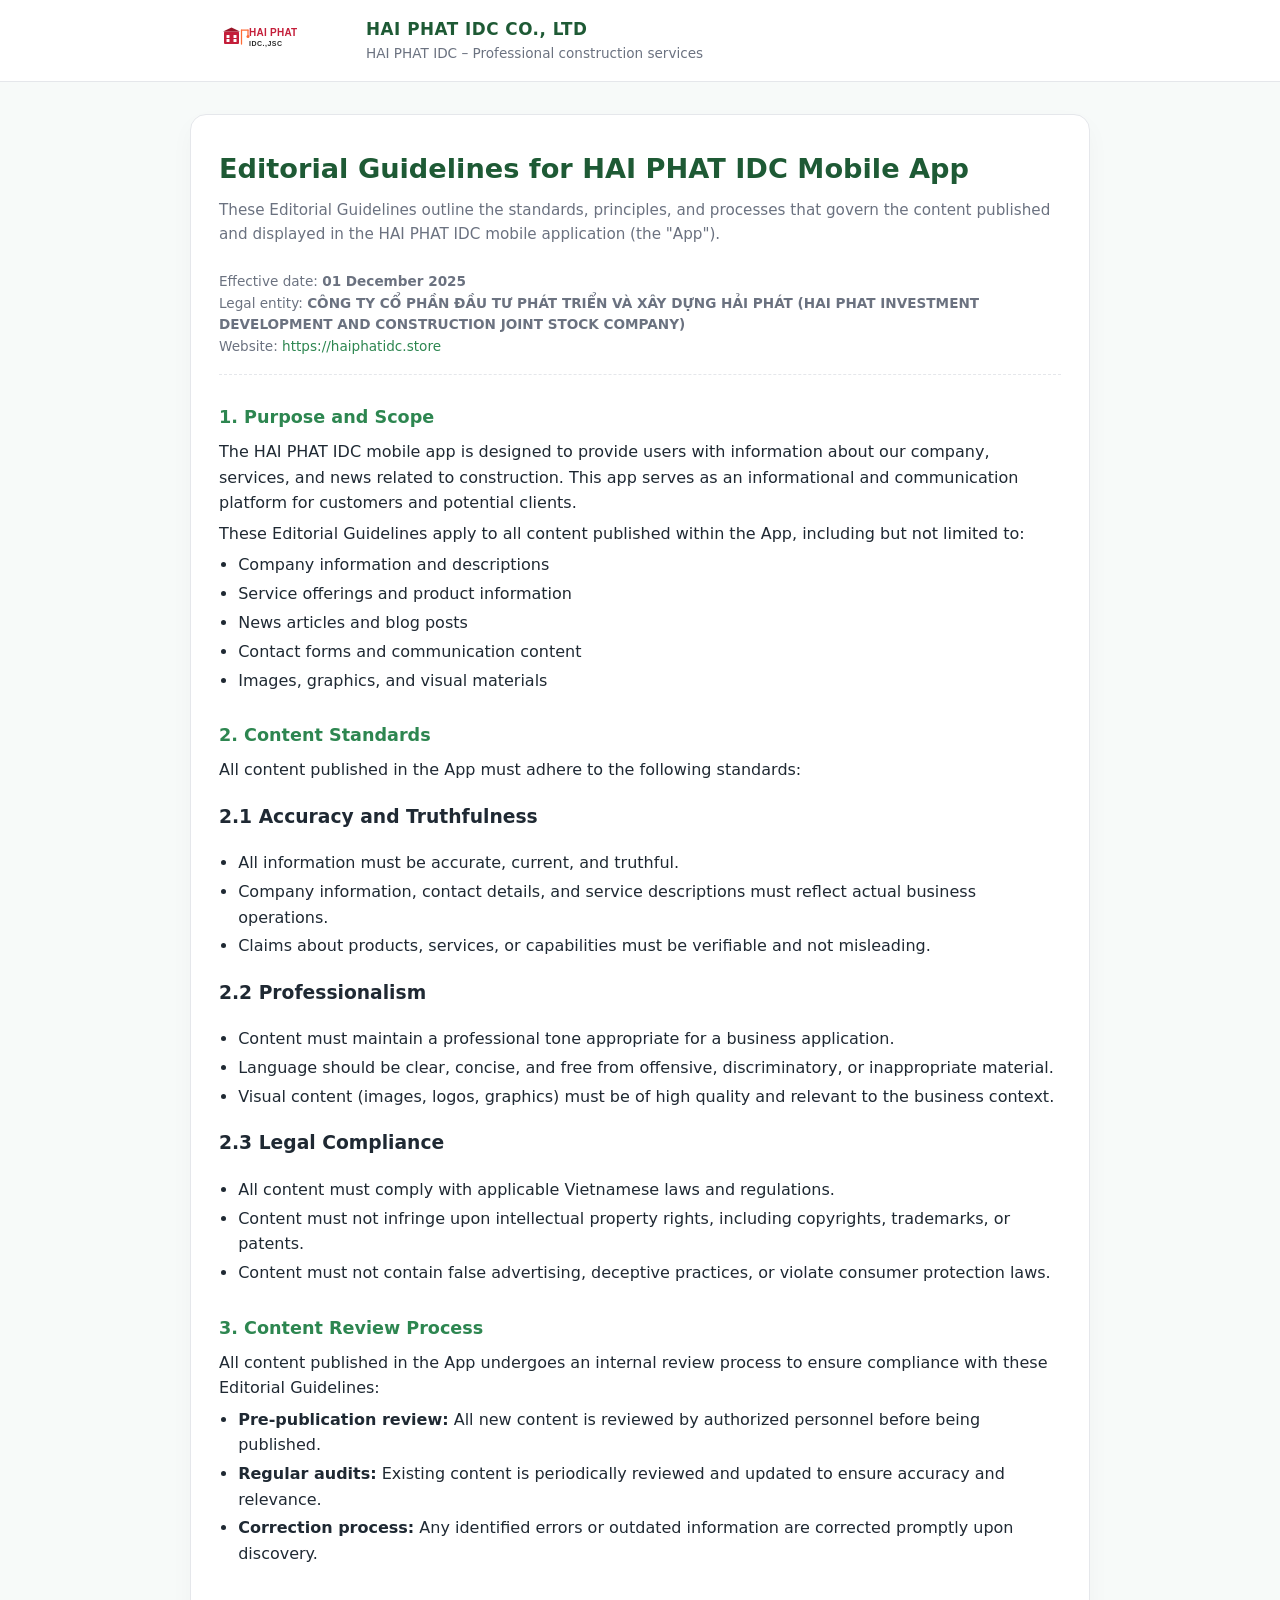
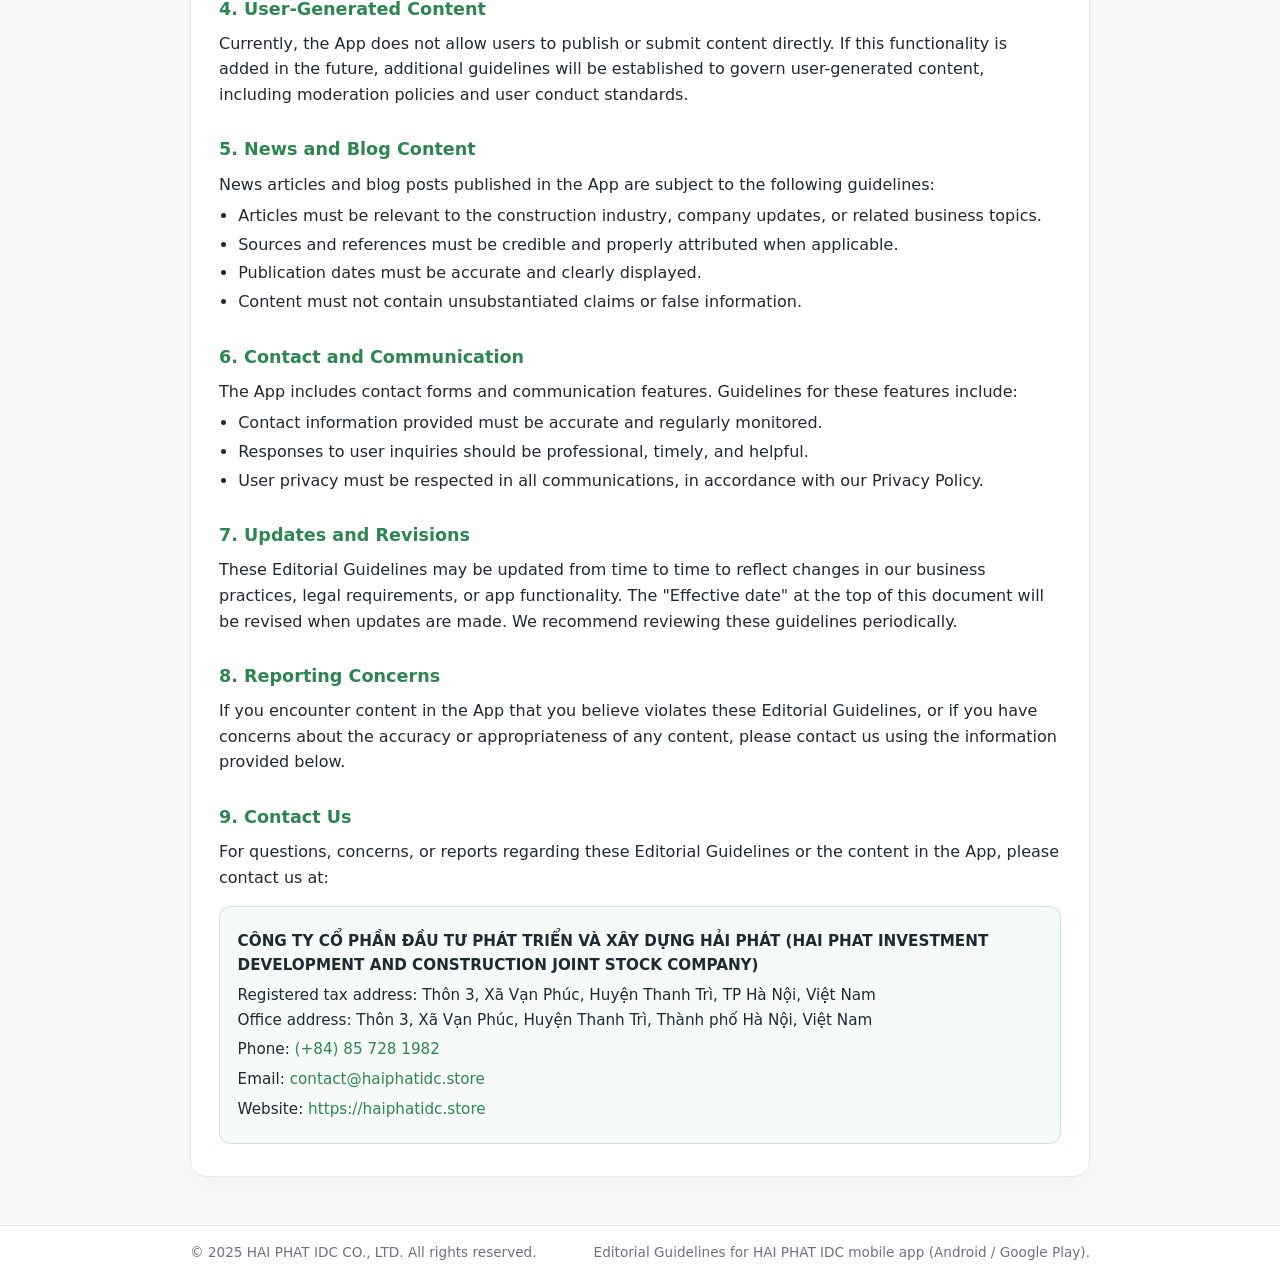
<file: editorial-guidelines.html>
<!DOCTYPE html>
<html lang="en">
<head>
  <meta charset="UTF-8" />
  <meta http-equiv="X-UA-Compatible" content="IE=edge" />
  <meta name="viewport" content="width=device-width, initial-scale=1.0" />

  <title>Editorial Guidelines - HAI PHAT IDC Mobile App</title>

  <link rel="icon" type="image/svg+xml" href="images/favicon.svg" />

  <style>
    :root {
      --primary-color: #2d8650;
      --primary-dark: #1e5a35;
      --bg-light: #f7faf9;
      --text-main: #1f2933;
      --text-muted: #6b7280;
      --border-color: #e5e7eb;
      --accent-color: #ffc107;
      --max-width: 900px;
    }

    * {
      box-sizing: border-box;
    }

    body {
      margin: 0;
      font-family: system-ui, -apple-system, BlinkMacSystemFont, "Segoe UI", sans-serif;
      color: var(--text-main);
      background: var(--bg-light);
      line-height: 1.6;
    }

    .page {
      min-height: 100vh;
      display: flex;
      flex-direction: column;
    }

    header {
      background: white;
      border-bottom: 1px solid var(--border-color);
    }

    .header-inner {
      max-width: var(--max-width);
      margin: 0 auto;
      padding: 1rem 1.5rem;
      display: flex;
      align-items: center;
      gap: 0.75rem;
    }

    .logo-img {
      height: 40px;
      width: auto;
    }

    .header-text {
      display: flex;
      flex-direction: column;
    }

    .header-text strong {
      font-size: 1.05rem;
      letter-spacing: 0.03em;
      text-transform: uppercase;
      color: var(--primary-dark);
    }

    .header-text span {
      font-size: 0.85rem;
      color: var(--text-muted);
    }

    main {
      flex: 1;
      padding: 2rem 1.5rem 3rem;
    }

    .content {
      max-width: var(--max-width);
      margin: 0 auto;
      background: white;
      border-radius: 1rem;
      border: 1px solid var(--border-color);
      box-shadow: 0 10px 25px rgba(0, 0, 0, 0.03);
      padding: 2rem 1.75rem;
    }

    h1 {
      font-size: 1.7rem;
      margin: 0 0 0.5rem;
      color: var(--primary-dark);
    }

    .subtitle {
      margin: 0 0 1.5rem;
      color: var(--text-muted);
      font-size: 0.95rem;
    }

    .meta {
      font-size: 0.85rem;
      color: var(--text-muted);
      margin-bottom: 1.75rem;
      padding-bottom: 1rem;
      border-bottom: 1px dashed var(--border-color);
    }

    h2 {
      font-size: 1.1rem;
      margin-top: 1.75rem;
      margin-bottom: 0.5rem;
      color: var(--primary-color);
    }

    p {
      margin: 0.35rem 0;
    }

    ul {
      padding-left: 1.2rem;
      margin: 0.25rem 0 0.75rem;
    }

    li {
      margin: 0.2rem 0;
    }

    strong {
      font-weight: 600;
    }

    a {
      color: var(--primary-color);
      text-decoration: none;
    }

    a:hover {
      text-decoration: underline;
    }

    .contact-block {
      background: rgba(45, 134, 80, 0.04);
      border: 1px solid rgba(45, 134, 80, 0.2);
      border-radius: 0.75rem;
      padding: 1rem 1.1rem;
      margin-top: 1rem;
      font-size: 0.95rem;
    }

    footer {
      border-top: 1px solid var(--border-color);
      background: white;
      padding: 1rem 1.5rem;
      font-size: 0.85rem;
      color: var(--text-muted);
    }

    .footer-inner {
      max-width: var(--max-width);
      margin: 0 auto;
      display: flex;
      flex-wrap: wrap;
      justify-content: space-between;
      gap: 0.5rem;
    }

    @media (max-width: 640px) {
      .header-inner,
      main {
        padding-inline: 1rem;
      }

      .content {
        padding: 1.5rem 1.2rem;
      }

      h1 {
        font-size: 1.4rem;
      }

      .header-text strong {
        font-size: 0.95rem;
      }

      .header-text span {
        font-size: 0.78rem;
      }
    }
  </style>
</head>
<body>
  <div class="page">
    <header>
      <div class="header-inner">
        <img src="images/logo.svg" alt="HAI PHAT IDC CO., LTD" class="logo-img" />
        <div class="header-text">
          <strong>HAI PHAT IDC CO., LTD</strong>
          <span>HAI PHAT IDC – Professional construction services</span>
        </div>
      </div>
    </header>

    <main>
      <article class="content">
        <h1>Editorial Guidelines for HAI PHAT IDC Mobile App</h1>
        <p class="subtitle">
          These Editorial Guidelines outline the standards, principles, and processes that govern the content published and displayed in the HAI PHAT IDC mobile application (the "App").
        </p>

        <p class="meta">
          Effective date: <strong>01 December 2025</strong><br />
          Legal entity: <strong>CÔNG TY CỔ PHẦN ĐẦU TƯ PHÁT TRIỂN VÀ XÂY DỰNG HẢI PHÁT (HAI PHAT INVESTMENT DEVELOPMENT AND CONSTRUCTION JOINT STOCK COMPANY)</strong><br />
          Website: <a href="https://haiphatidc.store" target="_blank" rel="noopener noreferrer">https://haiphatidc.store</a>
        </p>

        <h2>1. Purpose and Scope</h2>
        <p>
          The HAI PHAT IDC mobile app is designed to provide users with information about our company, services, and news related to construction. This app serves as an informational and communication platform for customers and potential clients.
        </p>
        <p>
          These Editorial Guidelines apply to all content published within the App, including but not limited to:
        </p>
        <ul>
          <li>Company information and descriptions</li>
          <li>Service offerings and product information</li>
          <li>News articles and blog posts</li>
          <li>Contact forms and communication content</li>
          <li>Images, graphics, and visual materials</li>
        </ul>

        <h2>2. Content Standards</h2>
        <p>All content published in the App must adhere to the following standards:</p>

        <h3>2.1 Accuracy and Truthfulness</h3>
        <ul>
          <li>All information must be accurate, current, and truthful.</li>
          <li>Company information, contact details, and service descriptions must reflect actual business operations.</li>
          <li>Claims about products, services, or capabilities must be verifiable and not misleading.</li>
        </ul>

        <h3>2.2 Professionalism</h3>
        <ul>
          <li>Content must maintain a professional tone appropriate for a business application.</li>
          <li>Language should be clear, concise, and free from offensive, discriminatory, or inappropriate material.</li>
          <li>Visual content (images, logos, graphics) must be of high quality and relevant to the business context.</li>
        </ul>

        <h3>2.3 Legal Compliance</h3>
        <ul>
          <li>All content must comply with applicable Vietnamese laws and regulations.</li>
          <li>Content must not infringe upon intellectual property rights, including copyrights, trademarks, or patents.</li>
          <li>Content must not contain false advertising, deceptive practices, or violate consumer protection laws.</li>
        </ul>

        <h2>3. Content Review Process</h2>
        <p>
          All content published in the App undergoes an internal review process to ensure compliance with these Editorial Guidelines:
        </p>
        <ul>
          <li><strong>Pre-publication review:</strong> All new content is reviewed by authorized personnel before being published.</li>
          <li><strong>Regular audits:</strong> Existing content is periodically reviewed and updated to ensure accuracy and relevance.</li>
          <li><strong>Correction process:</strong> Any identified errors or outdated information are corrected promptly upon discovery.</li>
        </ul>

        <h2>4. User-Generated Content</h2>
        <p>
          Currently, the App does not allow users to publish or submit content directly. If this functionality is added in the future, additional guidelines will be established to govern user-generated content, including moderation policies and user conduct standards.
        </p>

        <h2>5. News and Blog Content</h2>
        <p>
          News articles and blog posts published in the App are subject to the following guidelines:
        </p>
        <ul>
          <li>Articles must be relevant to the construction industry, company updates, or related business topics.</li>
          <li>Sources and references must be credible and properly attributed when applicable.</li>
          <li>Publication dates must be accurate and clearly displayed.</li>
          <li>Content must not contain unsubstantiated claims or false information.</li>
        </ul>

        <h2>6. Contact and Communication</h2>
        <p>
          The App includes contact forms and communication features. Guidelines for these features include:
        </p>
        <ul>
          <li>Contact information provided must be accurate and regularly monitored.</li>
          <li>Responses to user inquiries should be professional, timely, and helpful.</li>
          <li>User privacy must be respected in all communications, in accordance with our Privacy Policy.</li>
        </ul>

        <h2>7. Updates and Revisions</h2>
        <p>
          These Editorial Guidelines may be updated from time to time to reflect changes in our business practices, legal requirements, or app functionality. The "Effective date" at the top of this document will be revised when updates are made. We recommend reviewing these guidelines periodically.
        </p>

        <h2>8. Reporting Concerns</h2>
        <p>
          If you encounter content in the App that you believe violates these Editorial Guidelines, or if you have concerns about the accuracy or appropriateness of any content, please contact us using the information provided below.
        </p>

        <h2>9. Contact Us</h2>
        <p>For questions, concerns, or reports regarding these Editorial Guidelines or the content in the App, please contact us at:</p>

        <div class="contact-block">
          <p><strong>CÔNG TY CỔ PHẦN ĐẦU TƯ PHÁT TRIỂN VÀ XÂY DỰNG HẢI PHÁT (HAI PHAT INVESTMENT DEVELOPMENT AND CONSTRUCTION JOINT STOCK COMPANY)</strong></p>
          <p>
            Registered tax address: Thôn 3, Xã Vạn Phúc, Huyện Thanh Trì, TP Hà Nội, Việt Nam<br />
            Office address: Thôn 3, Xã Vạn Phúc, Huyện Thanh Trì, Thành phố Hà Nội, Việt Nam
          </p>
          <p>Phone: <a href="tel:+84857281982">(+84) 85 728 1982</a></p>
          <p>Email: <a href="mailto:contact@haiphatidc.store">contact@haiphatidc.store</a></p>
          <p>Website: <a href="https://haiphatidc.store" target="_blank" rel="noopener noreferrer">https://haiphatidc.store</a></p>
        </div>
      </article>
    </main>

    <footer>
      <div class="footer-inner">
        <span>© 2025 HAI PHAT IDC CO., LTD. All rights reserved.</span>
        <span>Editorial Guidelines for HAI PHAT IDC mobile app (Android / Google Play).</span>
      </div>
    </footer>
  </div>
</body>
</html>
</file>
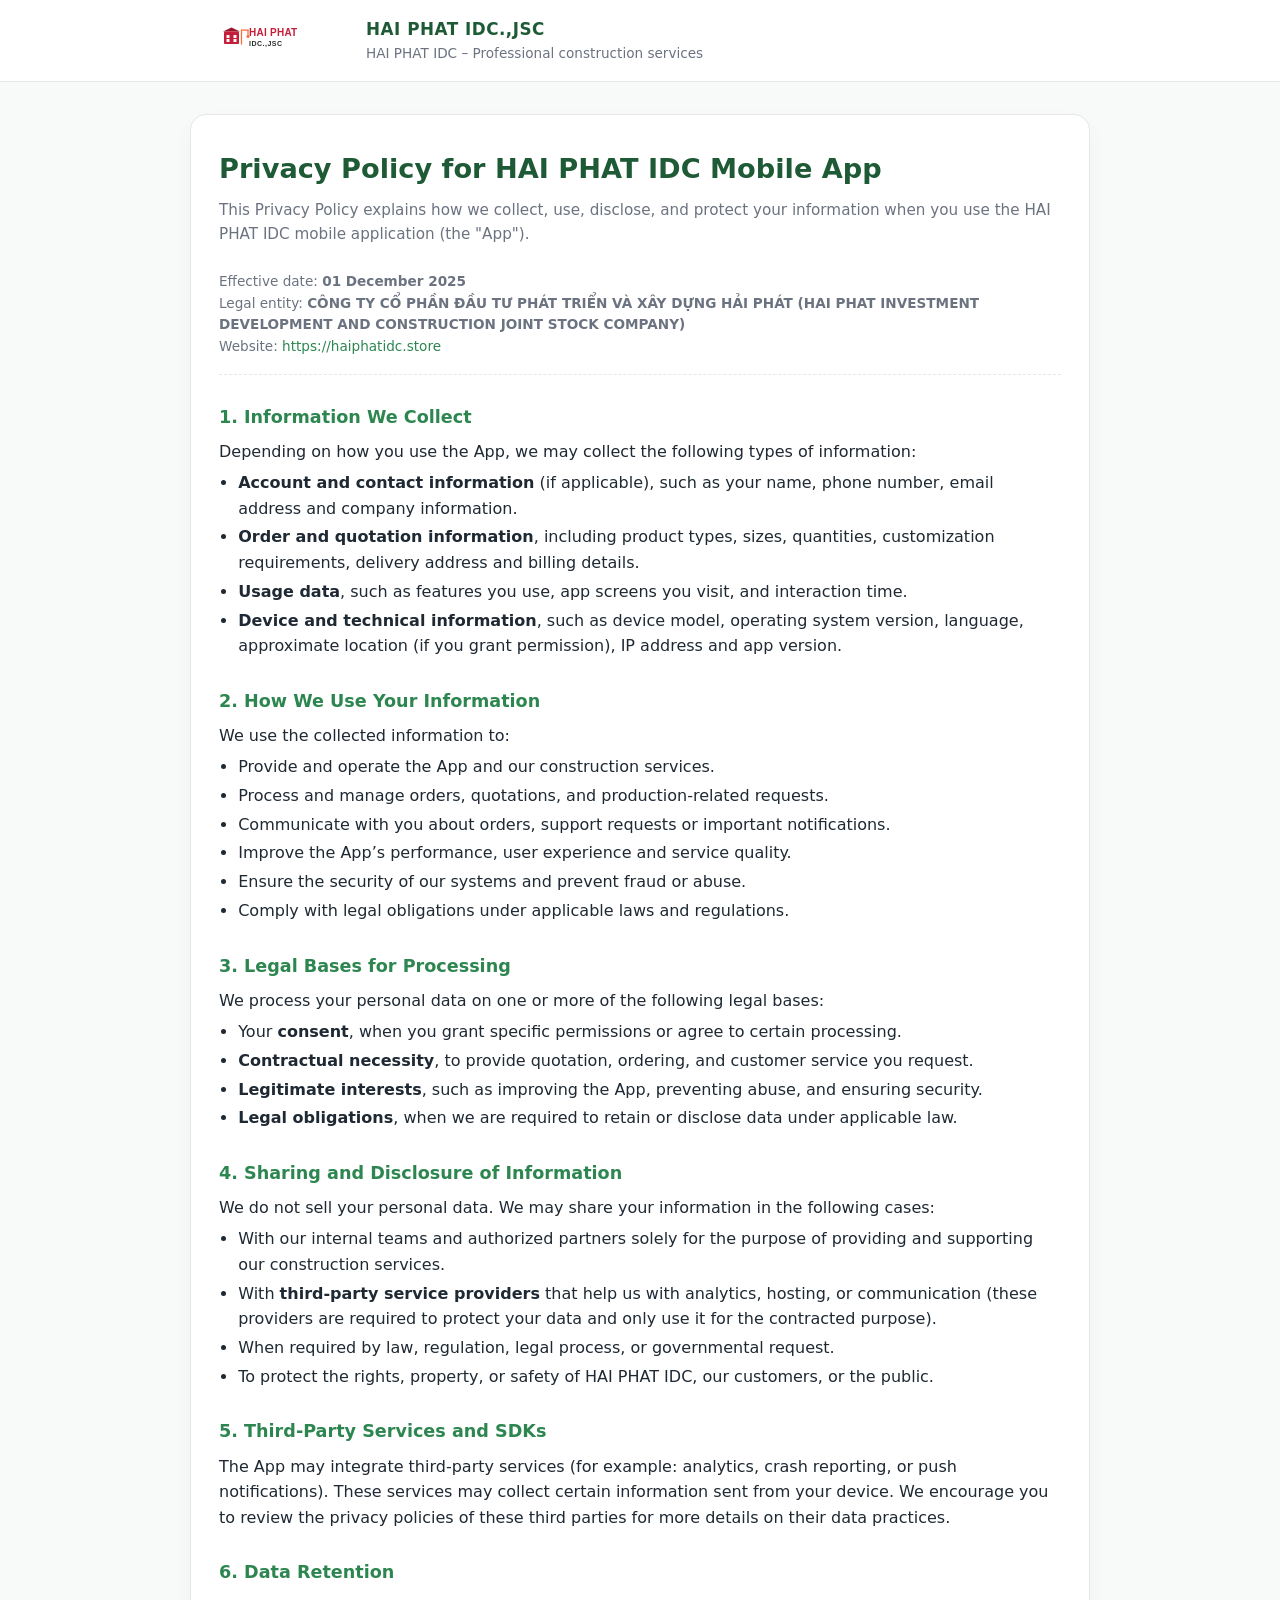
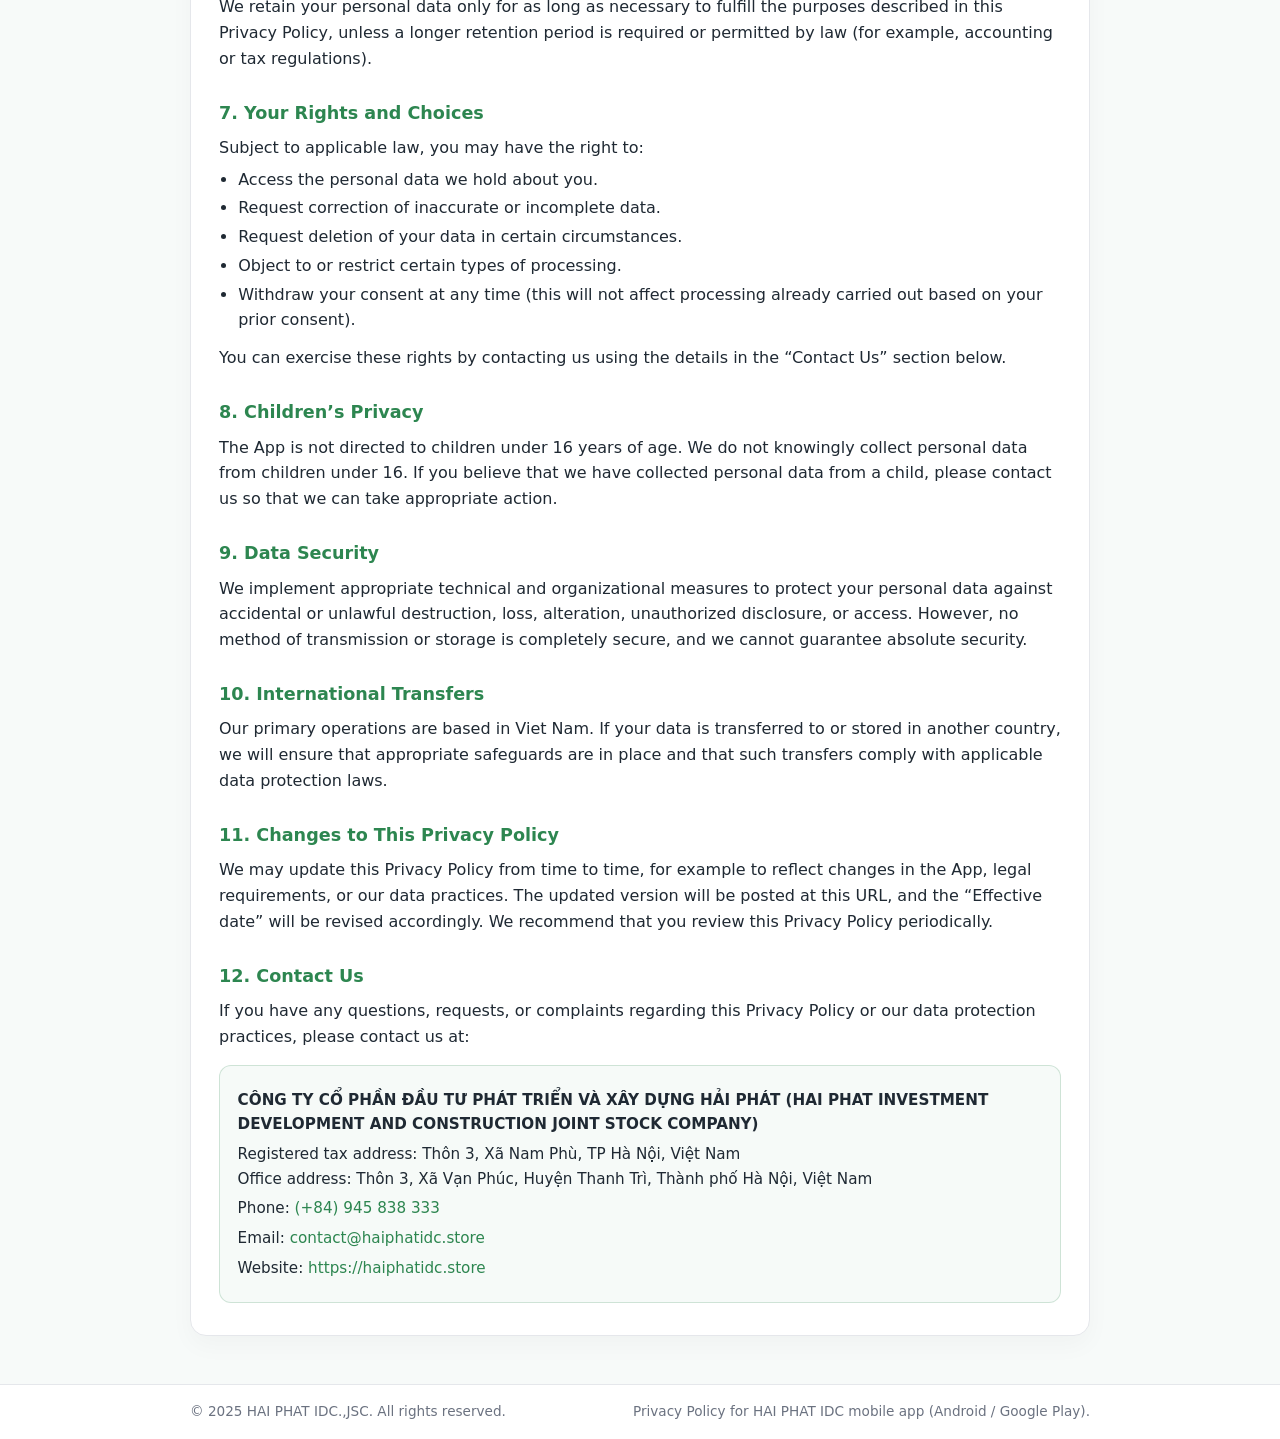
<file: privacy-policy.html>
<!DOCTYPE html>
<html lang="en">
<head>
  <meta charset="UTF-8" />
  <meta http-equiv="X-UA-Compatible" content="IE=edge" />
  <meta name="viewport" content="width=device-width, initial-scale=1.0" />

  <title>Privacy Policy - HAI PHAT IDC Mobile App</title>

  <link rel="icon" type="image/svg+xml" href="images/favicon.svg" />

  <style>
    :root {
      --primary-color: #2d8650;
      --primary-dark: #1e5a35;
      --bg-light: #f7faf9;
      --text-main: #1f2933;
      --text-muted: #6b7280;
      --border-color: #e5e7eb;
      --accent-color: #ffc107;
      --max-width: 900px;
    }

    * {
      box-sizing: border-box;
    }

    body {
      margin: 0;
      font-family: system-ui, -apple-system, BlinkMacSystemFont, "Segoe UI", sans-serif;
      color: var(--text-main);
      background: var(--bg-light);
      line-height: 1.6;
    }

    .page {
      min-height: 100vh;
      display: flex;
      flex-direction: column;
    }

    header {
      background: white;
      border-bottom: 1px solid var(--border-color);
    }

    .header-inner {
      max-width: var(--max-width);
      margin: 0 auto;
      padding: 1rem 1.5rem;
      display: flex;
      align-items: center;
      gap: 0.75rem;
    }

    .logo-img {
      height: 40px;
      width: auto;
    }

    .header-text {
      display: flex;
      flex-direction: column;
    }

    .header-text strong {
      font-size: 1.05rem;
      letter-spacing: 0.03em;
      text-transform: uppercase;
      color: var(--primary-dark);
    }

    .header-text span {
      font-size: 0.85rem;
      color: var(--text-muted);
    }

    main {
      flex: 1;
      padding: 2rem 1.5rem 3rem;
    }

    .content {
      max-width: var(--max-width);
      margin: 0 auto;
      background: white;
      border-radius: 1rem;
      border: 1px solid var(--border-color);
      box-shadow: 0 10px 25px rgba(0, 0, 0, 0.03);
      padding: 2rem 1.75rem;
    }

    h1 {
      font-size: 1.7rem;
      margin: 0 0 0.5rem;
      color: var(--primary-dark);
    }

    .subtitle {
      margin: 0 0 1.5rem;
      color: var(--text-muted);
      font-size: 0.95rem;
    }

    .meta {
      font-size: 0.85rem;
      color: var(--text-muted);
      margin-bottom: 1.75rem;
      padding-bottom: 1rem;
      border-bottom: 1px dashed var(--border-color);
    }

    h2 {
      font-size: 1.1rem;
      margin-top: 1.75rem;
      margin-bottom: 0.5rem;
      color: var(--primary-color);
    }

    p {
      margin: 0.35rem 0;
    }

    ul {
      padding-left: 1.2rem;
      margin: 0.25rem 0 0.75rem;
    }

    li {
      margin: 0.2rem 0;
    }

    strong {
      font-weight: 600;
    }

    a {
      color: var(--primary-color);
      text-decoration: none;
    }

    a:hover {
      text-decoration: underline;
    }

    .contact-block {
      background: rgba(45, 134, 80, 0.04);
      border: 1px solid rgba(45, 134, 80, 0.2);
      border-radius: 0.75rem;
      padding: 1rem 1.1rem;
      margin-top: 1rem;
      font-size: 0.95rem;
    }

    footer {
      border-top: 1px solid var(--border-color);
      background: white;
      padding: 1rem 1.5rem;
      font-size: 0.85rem;
      color: var(--text-muted);
    }

    .footer-inner {
      max-width: var(--max-width);
      margin: 0 auto;
      display: flex;
      flex-wrap: wrap;
      justify-content: space-between;
      gap: 0.5rem;
    }

    @media (max-width: 640px) {
      .header-inner,
      main {
        padding-inline: 1rem;
      }

      .content {
        padding: 1.5rem 1.2rem;
      }

      h1 {
        font-size: 1.4rem;
      }

      .header-text strong {
        font-size: 0.95rem;
      }

      .header-text span {
        font-size: 0.78rem;
      }
    }
  </style>
</head>
<body>
  <div class="page">
    <header>
      <div class="header-inner">
        <img src="images/logo.svg" alt="HAI PHAT IDC CO., LTD" class="logo-img" />
        <div class="header-text">
          <strong>HAI PHAT IDC.,JSC</strong>
          <span>HAI PHAT IDC – Professional construction services</span>
        </div>
      </div>
    </header>

    <main>
      <article class="content">
        <h1>Privacy Policy for HAI PHAT IDC Mobile App</h1>
        <p class="subtitle">
          This Privacy Policy explains how we collect, use, disclose, and protect your information when you use the HAI PHAT IDC mobile application (the "App").
        </p>

        <p class="meta">
          Effective date: <strong>01 December 2025</strong><br />
          Legal entity: <strong>CÔNG TY CỔ PHẦN ĐẦU TƯ PHÁT TRIỂN VÀ XÂY DỰNG HẢI PHÁT (HAI PHAT INVESTMENT DEVELOPMENT AND CONSTRUCTION JOINT STOCK COMPANY)</strong><br />
          Website: <a href="https://haiphatidc.store" target="_blank" rel="noopener noreferrer">https://haiphatidc.store</a>
        </p>

        <h2>1. Information We Collect</h2>
        <p>Depending on how you use the App, we may collect the following types of information:</p>
        <ul>
          <li><strong>Account and contact information</strong> (if applicable), such as your name, phone number, email address and company information.</li>
          <li><strong>Order and quotation information</strong>, including product types, sizes, quantities, customization requirements, delivery address and billing details.</li>
          <li><strong>Usage data</strong>, such as features you use, app screens you visit, and interaction time.</li>
          <li><strong>Device and technical information</strong>, such as device model, operating system version, language, approximate location (if you grant permission), IP address and app version.</li>
        </ul>

        <h2>2. How We Use Your Information</h2>
        <p>We use the collected information to:</p>
        <ul>
          <li>Provide and operate the App and our construction services.</li>
          <li>Process and manage orders, quotations, and production-related requests.</li>
          <li>Communicate with you about orders, support requests or important notifications.</li>
          <li>Improve the App’s performance, user experience and service quality.</li>
          <li>Ensure the security of our systems and prevent fraud or abuse.</li>
          <li>Comply with legal obligations under applicable laws and regulations.</li>
        </ul>

        <h2>3. Legal Bases for Processing</h2>
        <p>We process your personal data on one or more of the following legal bases:</p>
        <ul>
          <li>Your <strong>consent</strong>, when you grant specific permissions or agree to certain processing.</li>
          <li><strong>Contractual necessity</strong>, to provide quotation, ordering, and customer service you request.</li>
          <li><strong>Legitimate interests</strong>, such as improving the App, preventing abuse, and ensuring security.</li>
          <li><strong>Legal obligations</strong>, when we are required to retain or disclose data under applicable law.</li>
        </ul>

        <h2>4. Sharing and Disclosure of Information</h2>
        <p>We do not sell your personal data. We may share your information in the following cases:</p>
        <ul>
          <li>With our internal teams and authorized partners solely for the purpose of providing and supporting our construction services.</li>
          <li>With <strong>third-party service providers</strong> that help us with analytics, hosting, or communication (these providers are required to protect your data and only use it for the contracted purpose).</li>
          <li>When required by law, regulation, legal process, or governmental request.</li>
          <li>To protect the rights, property, or safety of HAI PHAT IDC, our customers, or the public.</li>
        </ul>

        <h2>5. Third-Party Services and SDKs</h2>
        <p>The App may integrate third-party services (for example: analytics, crash reporting, or push notifications). These services may collect certain information sent from your device. We encourage you to review the privacy policies of these third parties for more details on their data practices.</p>

        <h2>6. Data Retention</h2>
        <p>
          We retain your personal data only for as long as necessary to fulfill the purposes described in this Privacy Policy, unless a longer retention period is required or permitted by law (for example, accounting or tax regulations).
        </p>

        <h2>7. Your Rights and Choices</h2>
        <p>Subject to applicable law, you may have the right to:</p>
        <ul>
          <li>Access the personal data we hold about you.</li>
          <li>Request correction of inaccurate or incomplete data.</li>
          <li>Request deletion of your data in certain circumstances.</li>
          <li>Object to or restrict certain types of processing.</li>
          <li>Withdraw your consent at any time (this will not affect processing already carried out based on your prior consent).</li>
        </ul>
        <p>You can exercise these rights by contacting us using the details in the “Contact Us” section below.</p>

        <h2>8. Children’s Privacy</h2>
        <p>
          The App is not directed to children under 16 years of age. We do not knowingly collect personal data from children under 16. If you believe that we have collected personal data from a child, please contact us so that we can take appropriate action.
        </p>

        <h2>9. Data Security</h2>
        <p>
          We implement appropriate technical and organizational measures to protect your personal data against accidental or unlawful destruction, loss, alteration, unauthorized disclosure, or access. However, no method of transmission or storage is completely secure, and we cannot guarantee absolute security.
        </p>

        <h2>10. International Transfers</h2>
        <p>
          Our primary operations are based in Viet Nam. If your data is transferred to or stored in another country, we will ensure that appropriate safeguards are in place and that such transfers comply with applicable data protection laws.
        </p>

        <h2>11. Changes to This Privacy Policy</h2>
        <p>
          We may update this Privacy Policy from time to time, for example to reflect changes in the App, legal requirements, or our data practices. The updated version will be posted at this URL, and the “Effective date” will be revised accordingly. We recommend that you review this Privacy Policy periodically.
        </p>

        <h2>12. Contact Us</h2>
        <p>If you have any questions, requests, or complaints regarding this Privacy Policy or our data protection practices, please contact us at:</p>

        <div class="contact-block">
          <p><strong>CÔNG TY CỔ PHẦN ĐẦU TƯ PHÁT TRIỂN VÀ XÂY DỰNG HẢI PHÁT (HAI PHAT INVESTMENT DEVELOPMENT AND CONSTRUCTION JOINT STOCK COMPANY)</strong></p>
          <p>
            Registered tax address: Thôn 3, Xã Nam Phù, TP Hà Nội, Việt Nam<br />
            Office address: Thôn 3, Xã Vạn Phúc, Huyện Thanh Trì, Thành phố Hà Nội, Việt Nam
          </p>
          <p>Phone: <a href="tel:+84945838333">(+84) 945 838 333</a></p>
          <p>Email: <a href="mailto:contact@haiphatidc.store">contact@haiphatidc.store</a></p>
          <p>Website: <a href="https://haiphatidc.store" target="_blank" rel="noopener noreferrer">https://haiphatidc.store</a></p>
        </div>
      </article>
    </main>

    <footer>
      <div class="footer-inner">
        <span>© 2025 HAI PHAT IDC.,JSC. All rights reserved.</span>
        <span>Privacy Policy for HAI PHAT IDC mobile app (Android / Google Play).</span>
      </div>
    </footer>
  </div>
</body>
</html>
</file>
